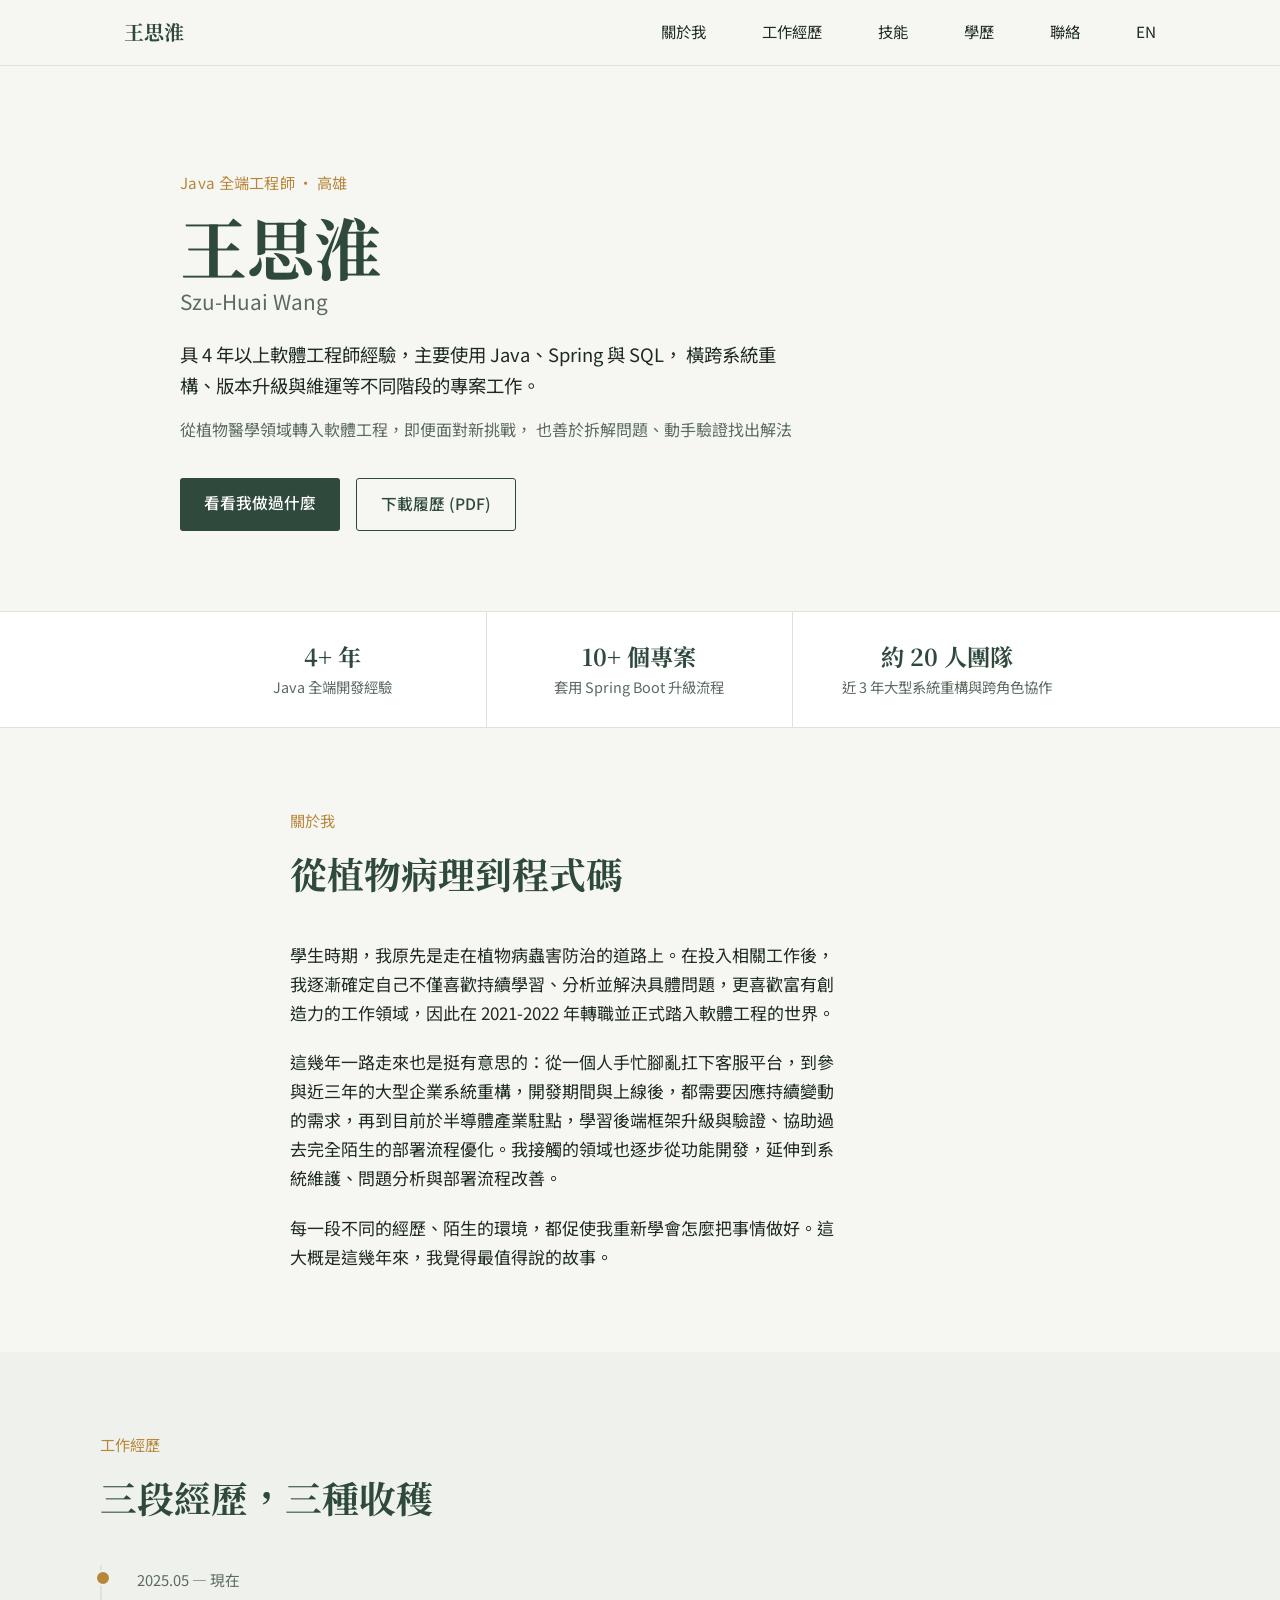
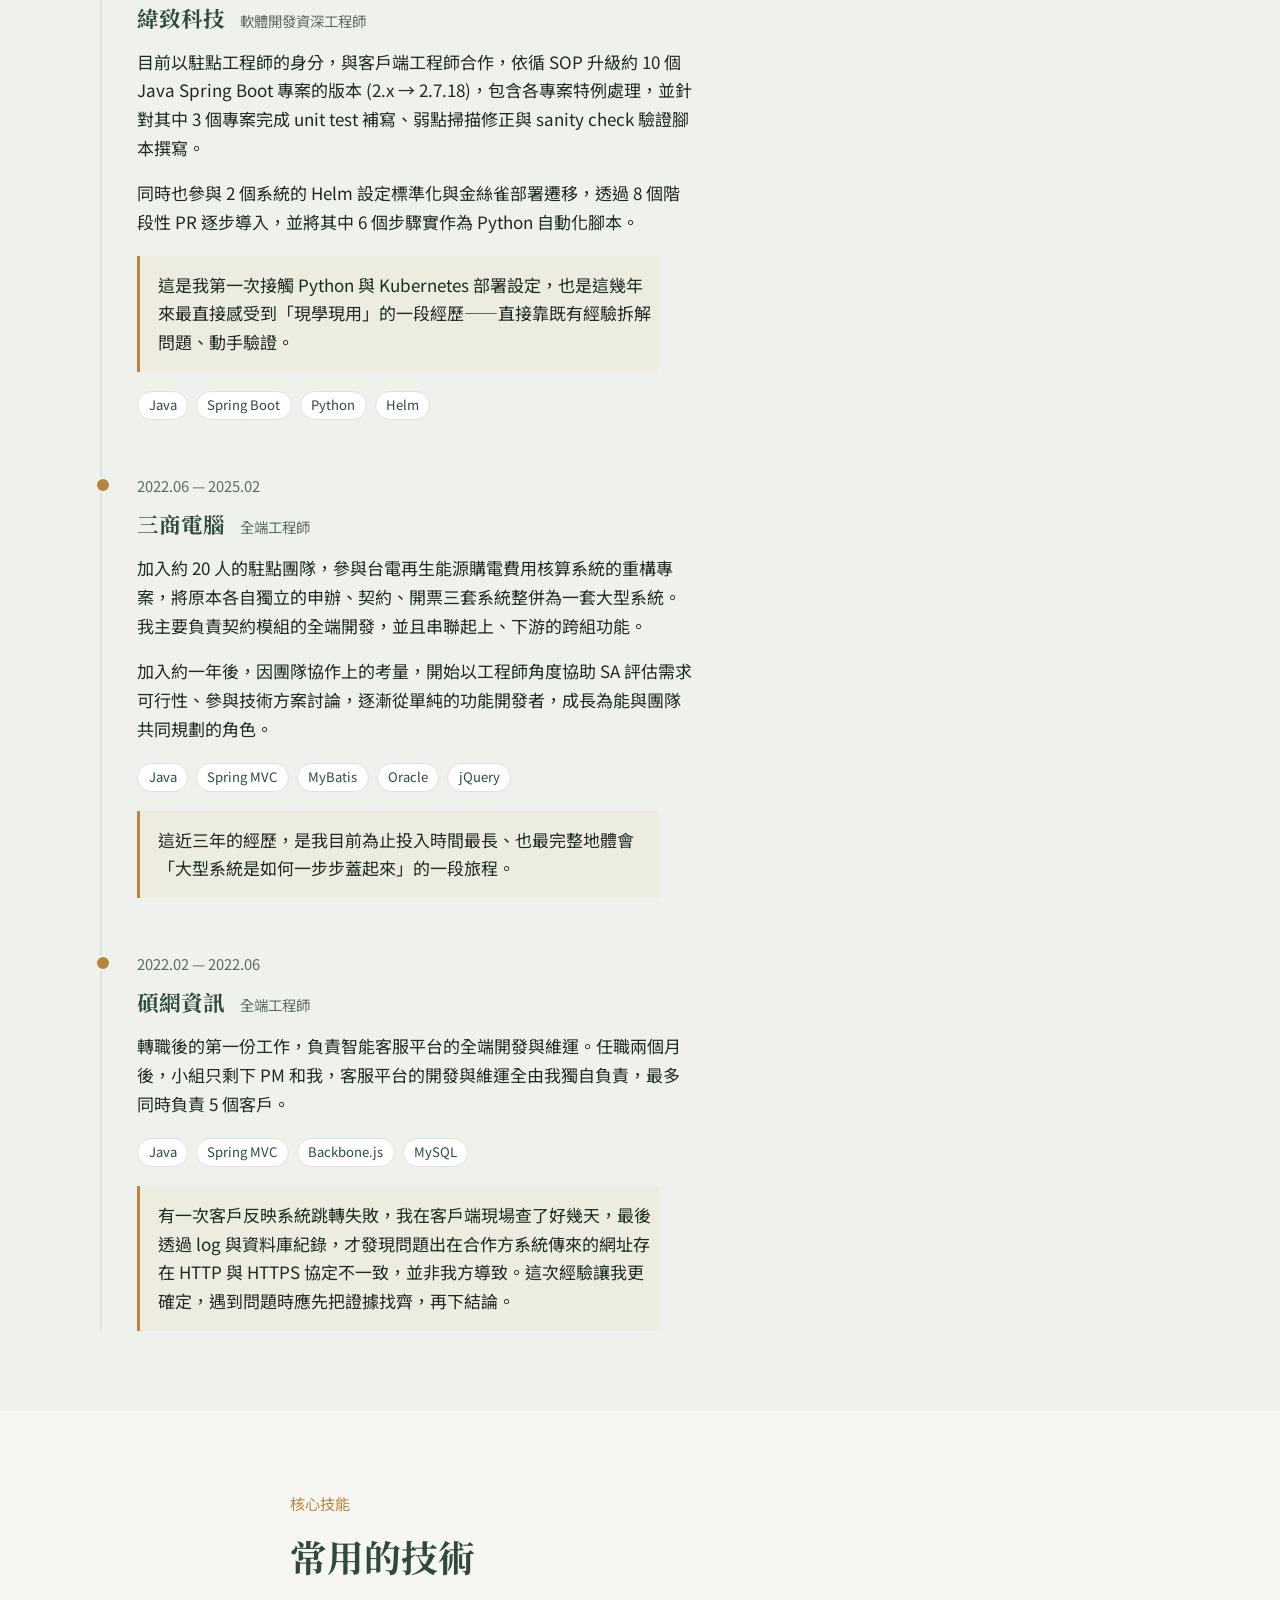
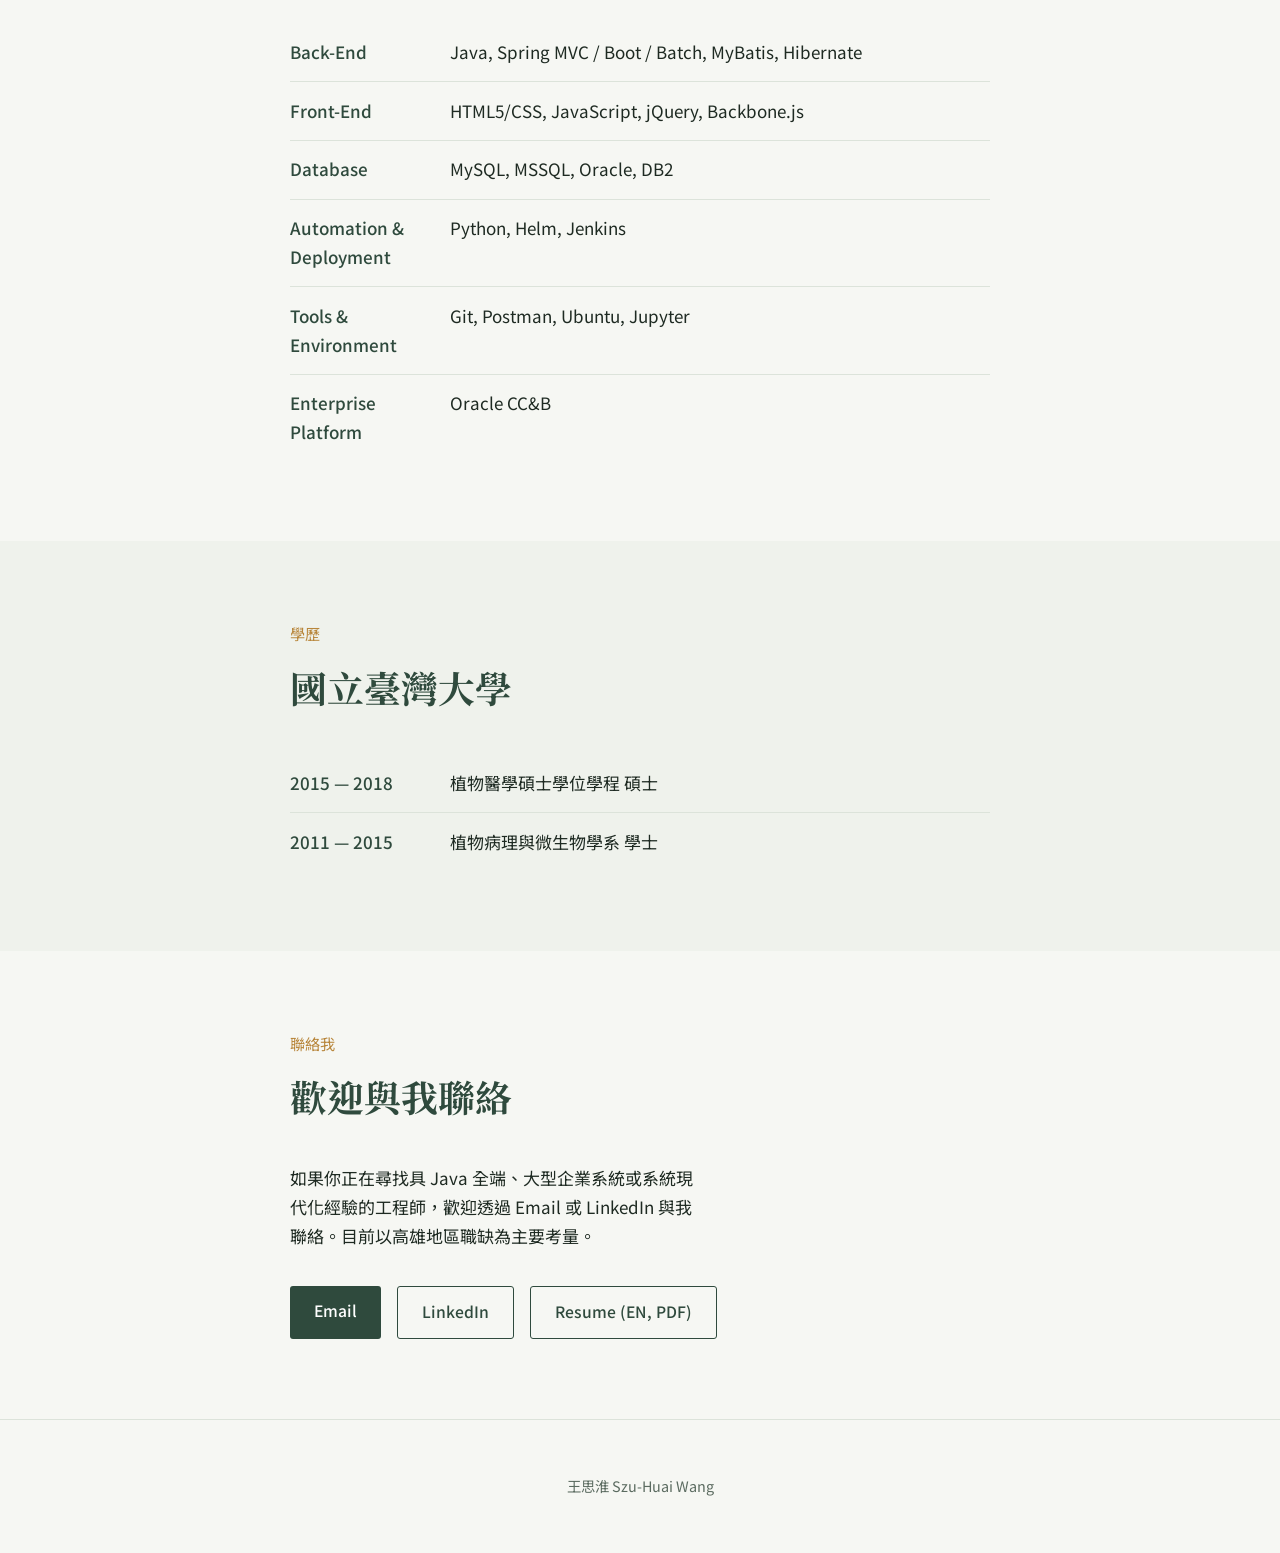
<file: index.html>
<!DOCTYPE html>
<html lang="zh-Hant">

<head>
    <meta charset="UTF-8">
    <meta name="viewport" content="width=device-width, initial-scale=1.0">

    <title>王思淮 Szu-Huai Wang | Java 全端工程師</title>

    <meta name="description" 
        content="王思淮 (Szu-Huai Wang / Cliff Wang)，具 4 年以上 Java 全端與企業系統開發經驗，熟悉 Spring、SQL、大型系統重構、版本升級，並協助部署流程優化與腳本自動化。">

    <meta property="og:type" content="website">
    <meta property="og:title" content="王思淮 Szu-Huai Wang | Java 全端工程師">
    <meta property="og:description" content="4+ 年 Java 全端與企業系統開發經驗，涵蓋大型系統重構、Spring Boot 升級與部署流程優化。">
    <meta property="og:url" content="https://cliff2573.github.io/">

    <link rel="preconnect" href="https://fonts.googleapis.com">
    <link rel="preconnect" href="https://fonts.gstatic.com" crossorigin>

    <link rel="stylesheet" href="https://fonts.googleapis.com/css2?family=Noto+Serif+TC:wght@500;700&family=Noto+Sans+TC:wght@400;500;700&display=swap">

    <link rel="stylesheet" href="styles.css">
</head>

<body>

    <a class="skip-link" href="#main">跳至主要內容</a>

    <header class="site-header">
        <div class="header-inner">

            <a class="brand" href="#top" title="回到頂端">
                王思淮
            </a>

            <button class="nav-toggle" id="navToggle" aria-label="開啟選單" aria-expanded="false" aria-controls="siteNav">
                <span></span>
                <span></span>
                <span></span>
            </button>

            <nav class="site-nav" id="siteNav" aria-label="主要導覽">
                <a href="#about">關於我</a>
                <a href="#experience">工作經歷</a>
                <a href="#skills">技能</a>
                <a href="#education">學歷</a>
                <a href="#contact">聯絡</a>
                <a href="/en/" lang="en">EN</a>
            </nav>

        </div>
    </header>


    <main id="main">

        <!-- Hero -->
        <section class="hero" id="top">
            <div class="hero-inner">

                <p class="hero-eyebrow">
                    Java 全端工程師 · 高雄
                </p>

                <h1>
                    王思淮
                    <span class="hero-en">
                        Szu-Huai Wang
                    </span>
                </h1>

                <p class="hero-lede">
                    具 4 年以上軟體工程師經驗，主要使用 Java、Spring 與 SQL，
                    橫跨系統重構、版本升級與維運等不同階段的專案工作。
                </p>

                <p class="hero-sub">
                    從植物醫學領域轉入軟體工程，即便面對新挑戰，
                    也善於拆解問題、動手驗證找出解法
                </p>

                <div class="hero-actions">

                    <a class="btn btn-primary" href="#experience">
                        看看我做過什麼
                    </a>

                    <a class="btn btn-outline" href="assets/SzuHuai_Wang_Resume_ZH.pdf" download>
                        下載履歷 (PDF)
                    </a>

                </div>

            </div>
        </section>

        <!-- Quick Facts -->
        <section class="quick-facts" aria-label="職涯摘要">
            <div class="section-inner">

                <div class="fact-grid">

                    <div class="fact-item">
                        <strong>4+ 年</strong>
                        <span>Java 全端開發經驗</span>
                    </div>

                    <div class="fact-item">
                        <strong>10+ 個專案</strong>
                        <span>套用 Spring Boot 升級流程</span>
                    </div>

                    <div class="fact-item">
                        <strong>約 20 人團隊</strong>
                        <span>近 3 年大型系統重構與跨角色協作</span>
                    </div>

                </div>

            </div>
        </section>

        <!-- About -->
        <section class="section" id="about">
            <div class="section-inner narrow">

                <p class="section-label">
                    關於我
                </p>

                <h2>
                    從植物病理到程式碼
                </h2>

                <div class="prose">

                    <p>
                        學生時期，我原先是走在植物病蟲害防治的道路上。在投入相關工作後，我逐漸確定自己不僅喜歡持續學習、分析並解決具體問題，更喜歡富有創造力的工作領域，因此在 2021-2022 年轉職並正式踏入軟體工程的世界。
                    </p>

                    <p>
                        這幾年一路走來也是挺有意思的：從一個人手忙腳亂扛下客服平台，到參與近三年的大型企業系統重構，開發期間與上線後，都需要因應持續變動的需求，再到目前於半導體產業駐點，學習後端框架升級與驗證、協助過去完全陌生的部署流程優化。我接觸的領域也逐步從功能開發，延伸到系統維護、問題分析與部署流程改善。
                    </p>

                    <p>
                        每一段不同的經歷、陌生的環境，都促使我重新學會怎麼把事情做好。這大概是這幾年來，我覺得最值得說的故事。
                    </p>

                </div>

            </div>
        </section>

        <!-- Experience -->
        <section class="section section-alt" id="experience">
            <div class="section-inner">

                <p class="section-label">
                    工作經歷
                </p>

                <h2>
                    三段經歷，三種收穫
                </h2>


                <ol class="timeline">

                    <!-- WITS -->
                    <li class="timeline-item">

                        <div class="timeline-meta">
                            <span class="timeline-date">
                                2025.05 — 現在
                            </span>
                        </div>

                        <div class="timeline-body">

                            <h3>
                                緯致科技
                                <span class="role">
                                    軟體開發資深工程師
                                </span>
                            </h3>

                            <p>
                                目前以駐點工程師的身分，與客戶端工程師合作，依循 SOP 升級約 10 個 Java Spring Boot 專案的版本 (2.x → 2.7.18)，包含各專案特例處理，並針對其中 3 個專案完成 unit test 補寫、弱點掃描修正與 sanity check 驗證腳本撰寫。
                            </p>

                            <p>
                                同時也參與 2 個系統的 Helm 設定標準化與金絲雀部署遷移，透過 8 個階段性 PR 逐步導入，並將其中 6 個步驟實作為 Python 自動化腳本。
                            </p>

                            <blockquote>
                                這是我第一次接觸 Python 與 Kubernetes 部署設定，也是這幾年來最直接感受到「現學現用」的一段經歷——直接靠既有經驗拆解問題、動手驗證。
                            </blockquote>

                            <ul class="tech-stack" aria-label="緯致科技使用技術">
                                <li>Java</li>
                                <li>Spring Boot</li>
                                <li>Python</li>
                                <li>Helm</li>
                            </ul>

                        </div>

                    </li>


                    <!-- MDS -->
                    <li class="timeline-item">

                        <div class="timeline-meta">
                            <span class="timeline-date">
                                2022.06 — 2025.02
                            </span>
                        </div>

                        <div class="timeline-body">

                            <h3>
                                三商電腦
                                <span class="role">
                                    全端工程師
                                </span>
                            </h3>

                            <p>
                                加入約 20 人的駐點團隊，參與台電再生能源購電費用核算系統的重構專案，將原本各自獨立的申辦、契約、開票三套系統整併為一套大型系統。我主要負責契約模組的全端開發，並且串聯起上、下游的跨組功能。
                            </p>

                            <p>
                                加入約一年後，因團隊協作上的考量，開始以工程師角度協助 SA 評估需求可行性、參與技術方案討論，逐漸從單純的功能開發者，成長為能與團隊共同規劃的角色。
                            </p>

                            <ul class="tech-stack" aria-label="三商電腦使用技術">
                                <li>Java</li>
                                <li>Spring MVC</li>
                                <li>MyBatis</li>
                                <li>Oracle</li>
                                <li>jQuery</li>
                            </ul>

                            <blockquote>
                                這近三年的經歷，是我目前為止投入時間最長、也最完整地體會「大型系統是如何一步步蓋起來」的一段旅程。
                            </blockquote>

                        </div>

                    </li>


                    <!-- Intumit -->
                    <li class="timeline-item">

                        <div class="timeline-meta">
                            <span class="timeline-date">
                                2022.02 — 2022.06
                            </span>
                        </div>

                        <div class="timeline-body">

                            <h3>
                                碩網資訊
                                <span class="role">
                                    全端工程師
                                </span>
                            </h3>

                            <p>
                                轉職後的第一份工作，負責智能客服平台的全端開發與維運。任職兩個月後，小組只剩下 PM 和我，客服平台的開發與維運全由我獨自負責，最多同時負責 5 個客戶。
                            </p>

                            <ul class="tech-stack" aria-label="碩網資訊使用技術">
                                <li>Java</li>
                                <li>Spring MVC</li>
                                <li>Backbone.js</li>
                                <li>MySQL</li>
                            </ul>

                            <blockquote>
                                有一次客戶反映系統跳轉失敗，我在客戶端現場查了好幾天，最後透過 log 與資料庫紀錄，才發現問題出在合作方系統傳來的網址存在 HTTP 與 HTTPS 協定不一致，並非我方導致。這次經驗讓我更確定，遇到問題時應先把證據找齊，再下結論。
                            </blockquote>

                        </div>

                    </li>

                </ol>

            </div>
        </section>


        <!-- Skills -->
        <section class="section" id="skills">
            <div class="section-inner narrow">

                <p class="section-label">
                    核心技能
                </p>

                <h2>
                    常用的技術
                </h2>

                <dl class="skill-list">

                    <div class="skill-row">
                        <dt>Back-End</dt>
                        <dd>
                            Java, Spring MVC / Boot / Batch, MyBatis, Hibernate
                        </dd>
                    </div>

                    <div class="skill-row">
                        <dt>Front-End</dt>
                        <dd>
                            HTML5/CSS, JavaScript, jQuery, Backbone.js
                        </dd>
                    </div>

                    <div class="skill-row">
                        <dt>Database</dt>
                        <dd>
                            MySQL, MSSQL, Oracle, DB2
                        </dd>
                    </div>

                    <div class="skill-row">
                        <dt>Automation &amp; Deployment</dt>
                        <dd>
                            Python, Helm, Jenkins
                        </dd>
                    </div>

                    <div class="skill-row">
                        <dt>Tools &amp; Environment</dt>
                        <dd>
                            Git, Postman, Ubuntu, Jupyter
                        </dd>
                    </div>

                    <div class="skill-row">
                        <dt>Enterprise Platform</dt>
                        <dd>
                            Oracle CC&amp;B
                        </dd>
                    </div>

                </dl>

            </div>
        </section>


        <!-- Education -->
        <section class="section section-alt" id="education">
            <div class="section-inner narrow">

                <p class="section-label">
                    學歷
                </p>

                <h2>
                    國立臺灣大學
                </h2>

                <dl class="skill-list">

                    <div class="skill-row">
                        <dt>
                            2015 — 2018
                        </dt>
                        <dd>
                            植物醫學碩士學位學程 碩士
                        </dd>
                    </div>

                    <div class="skill-row">
                        <dt>
                            2011 — 2015
                        </dt>
                        <dd>
                            植物病理與微生物學系 學士
                        </dd>
                    </div>

                </dl>

            </div>
        </section>


        <!-- Contact -->
        <section class="section" id="contact">
            <div class="section-inner narrow contact-inner">

                <p class="section-label">
                    聯絡我
                </p>

                <h2>
                    歡迎與我聯絡
                </h2>

                <p class="contact-lede">
                    如果你正在尋找具 Java 全端、大型企業系統或系統現代化經驗的工程師，歡迎透過 Email 或 LinkedIn 與我聯絡。目前以高雄地區職缺為主要考量。
                </p>

                <div class="hero-actions">

                    <a class="btn btn-primary" href="mailto:cliff.sh.wang2573@gmail.com">
                        Email
                    </a>

                    <a class="btn btn-outline" href="https://www.linkedin.com/in/cliff-wang-341889352/" target="_blank" rel="noopener noreferrer">
                        LinkedIn
                    </a>

                    <a class="btn btn-outline" href="assets/SzuHuai_Wang_Resume_EN.pdf" download>
                        Resume (EN, PDF)
                    </a>

                </div>

            </div>
        </section>

    </main>


    <footer class="site-footer">
        <p>
            王思淮 Szu-Huai Wang
        </p>
    </footer>


    <script src="script.js"></script>

</body>

</html>
</file>
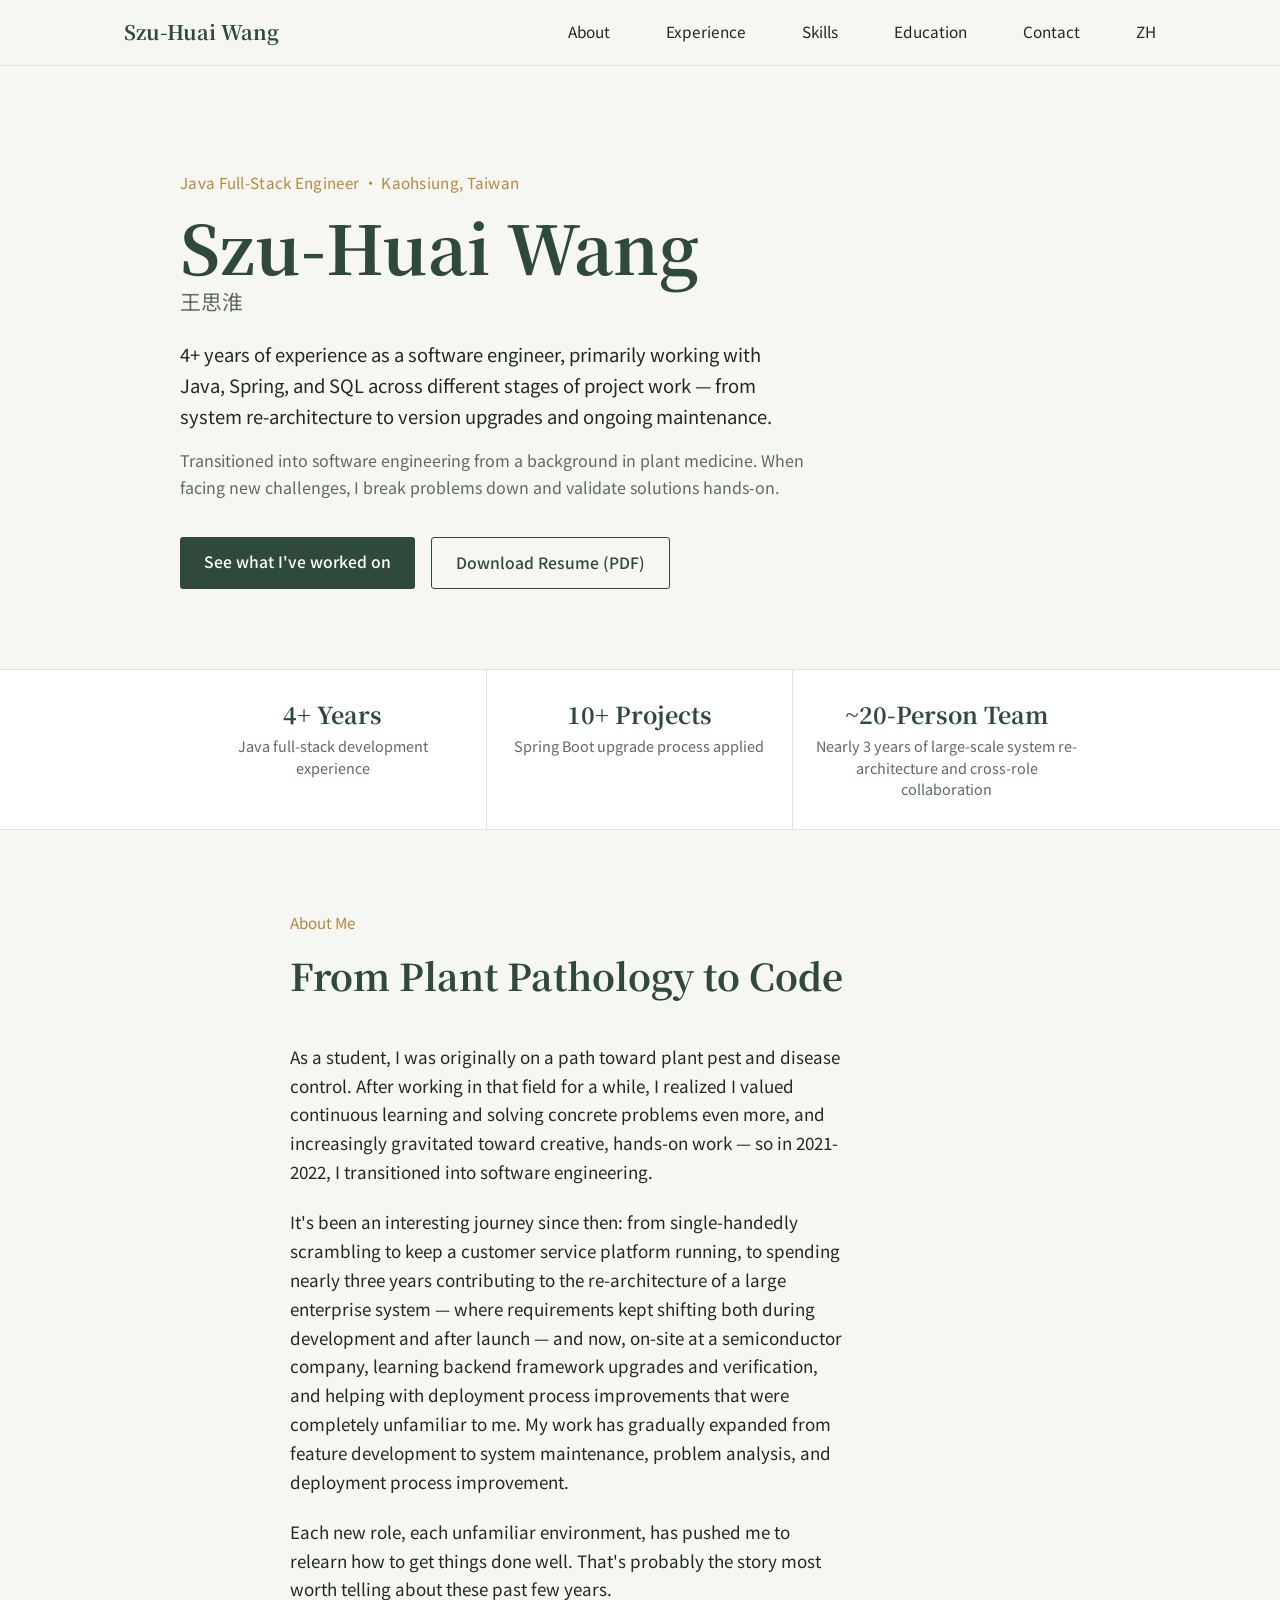
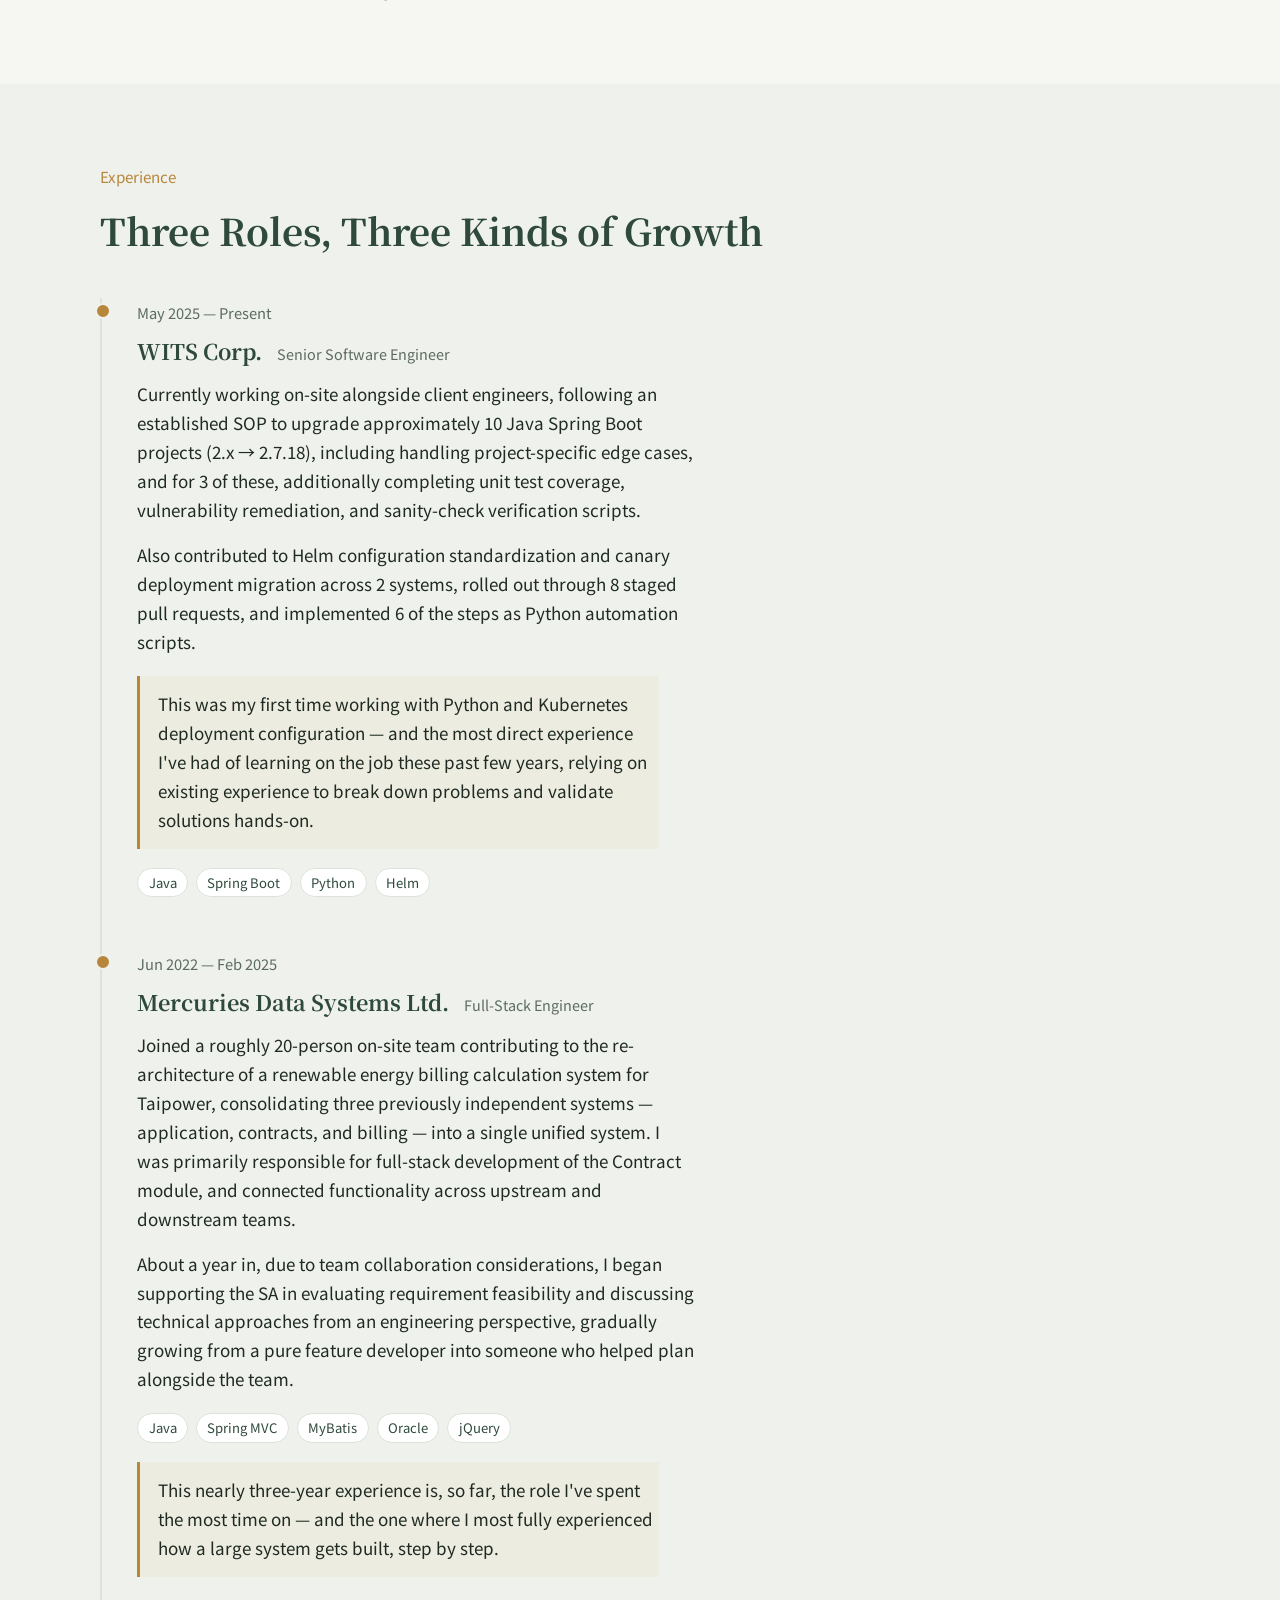
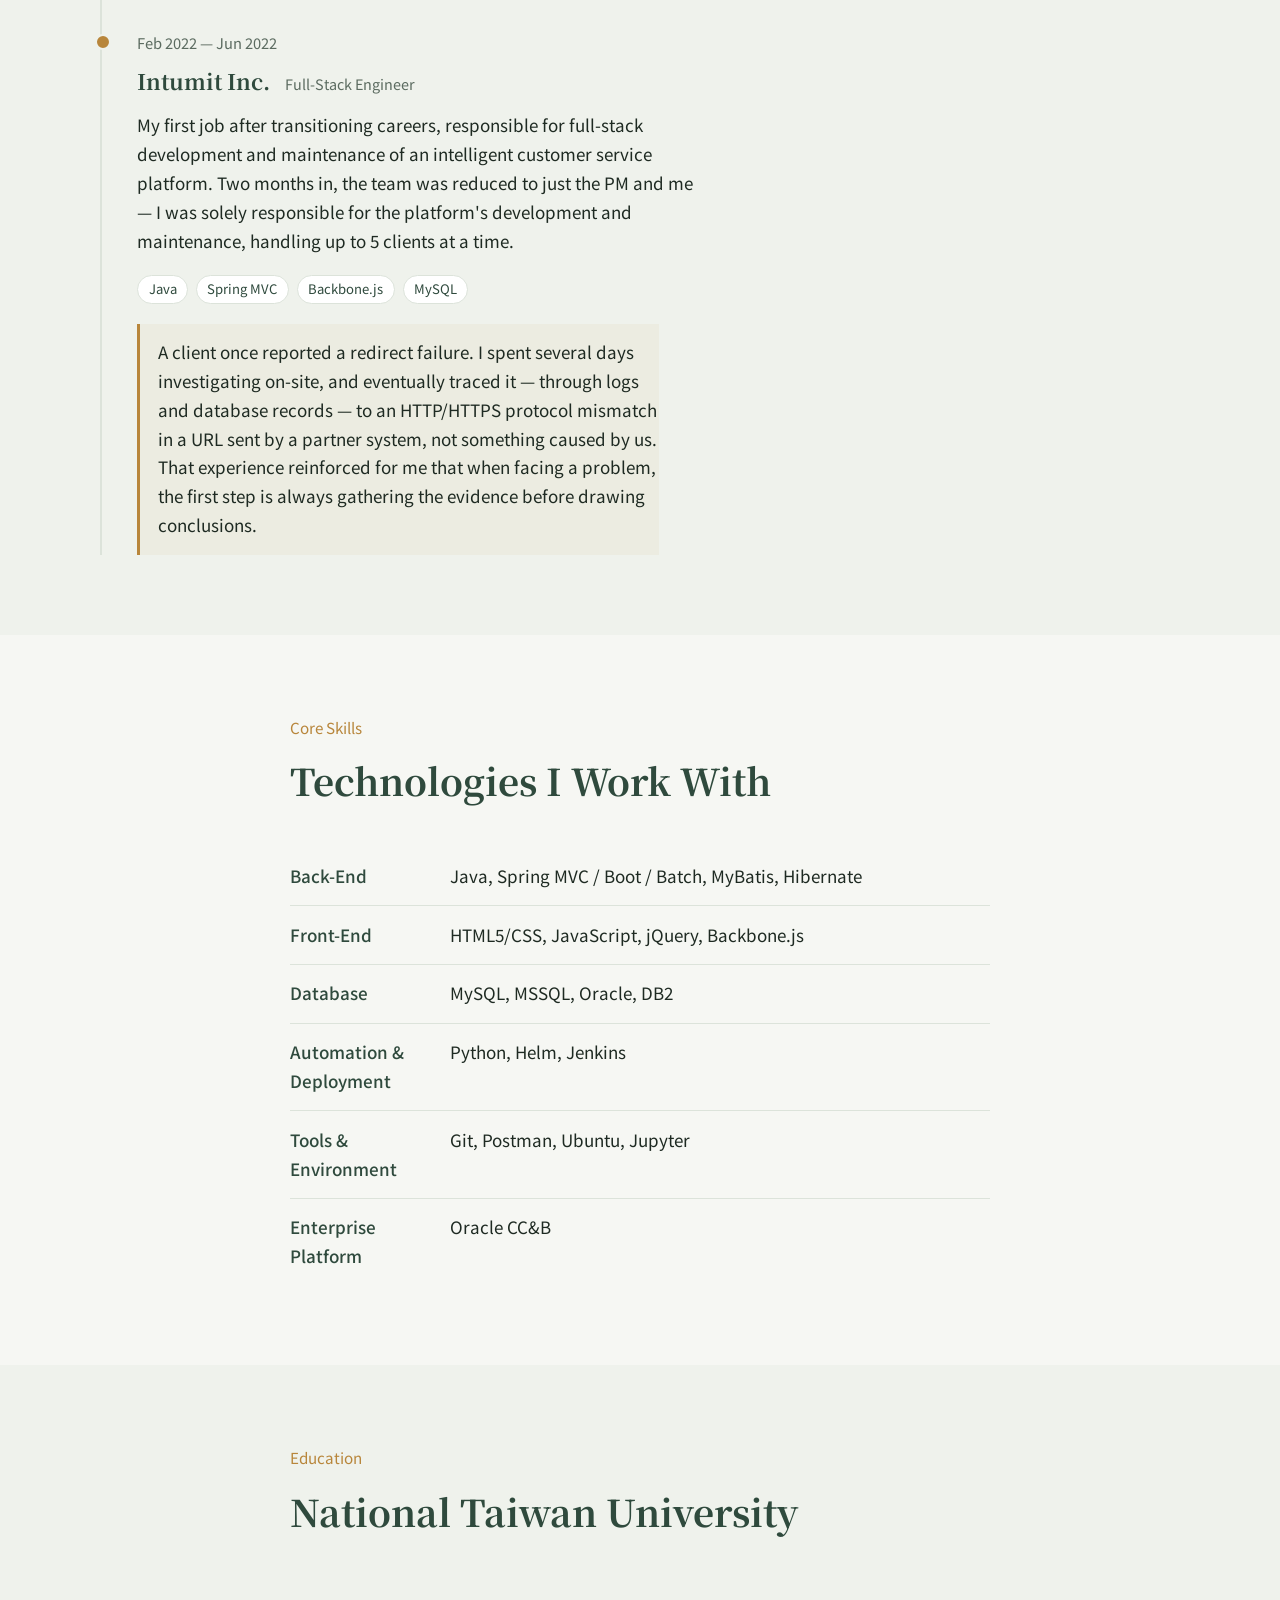
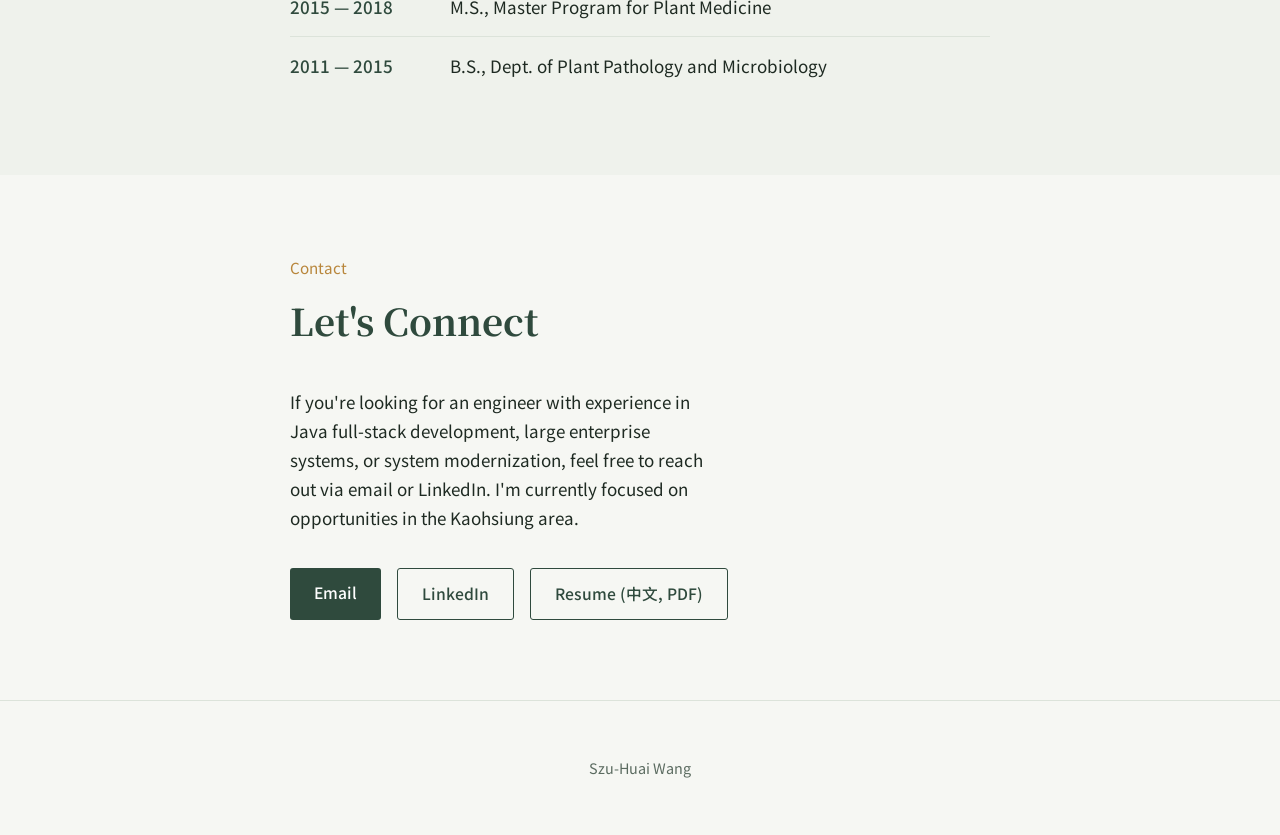
<file: en/index.html>
<!DOCTYPE html>
<html lang="en">

<head>
    <meta charset="UTF-8">
    <meta name="viewport" content="width=device-width, initial-scale=1.0">

    <title>Szu-Huai Wang (Cliff) | Java Full-Stack Engineer</title>

    <meta name="description"
        content="Szu-Huai Wang (Cliff Wang) — 4+ years of Java full-stack and enterprise system development experience, skilled in Spring, SQL, large-scale system re-architecture, version upgrades, and deployment process improvements.">

    <meta property="og:type" content="website">
    <meta property="og:title" content="Szu-Huai Wang (Cliff) | Java Full-Stack Engineer">
    <meta property="og:description" content="4+ years of Java full-stack and enterprise system development experience, spanning large-scale system re-architecture, Spring Boot upgrades, and deployment process improvements.">
    <meta property="og:url" content="https://cliff2573.github.io/en/">

    <link rel="preconnect" href="https://fonts.googleapis.com">
    <link rel="preconnect" href="https://fonts.gstatic.com" crossorigin>

    <link rel="stylesheet" href="https://fonts.googleapis.com/css2?family=Noto+Serif+TC:wght@500;700&family=Noto+Sans+TC:wght@400;500;700&display=swap">

    <link rel="stylesheet" href="../styles.css">
</head>

<body>

    <a class="skip-link" href="#main">Skip to main content</a>

    <header class="site-header">
        <div class="header-inner">

            <a class="brand" href="#top" title="Back to top">
                Szu-Huai Wang
            </a>

            <button class="nav-toggle" id="navToggle" aria-label="Open menu" aria-expanded="false" aria-controls="siteNav">
                <span></span>
                <span></span>
                <span></span>
            </button>

            <nav class="site-nav" id="siteNav" aria-label="Main navigation">
                <a href="#about">About</a>
                <a href="#experience">Experience</a>
                <a href="#skills">Skills</a>
                <a href="#education">Education</a>
                <a href="#contact">Contact</a>
                <a href="/" lang="zh-Hant">ZH</a>
            </nav>

        </div>
    </header>


    <main id="main">

        <!-- Hero -->
        <section class="hero" id="top">
            <div class="hero-inner">

                <p class="hero-eyebrow">
                    Java Full-Stack Engineer · Kaohsiung, Taiwan
                </p>

                <h1>
                    Szu-Huai Wang
                    <span class="hero-en">
                        王思淮
                    </span>
                </h1>

                <p class="hero-lede">
                    4+ years of experience as a software engineer, primarily working with Java, Spring, and SQL across 
                    different stages of project work — from system re-architecture to version upgrades and ongoing maintenance.
                </p>

                <p class="hero-sub">
                    Transitioned into software engineering from a background in plant medicine. When facing new challenges, 
                    I break problems down and validate solutions hands-on.
                </p>

                <div class="hero-actions">

                    <a class="btn btn-primary" href="#experience">
                        See what I've worked on
                    </a>

                    <a class="btn btn-outline" href="../assets/SzuHuai_Wang_Resume_EN.pdf" download>
                        Download Resume (PDF)
                    </a>

                </div>

            </div>
        </section>

        <!-- Quick Facts -->
        <section class="quick-facts" aria-label="Career summary">
            <div class="section-inner">

                <div class="fact-grid">

                    <div class="fact-item">
                        <strong>4+ Years</strong>
                        <span>Java full-stack development experience</span>
                    </div>

                    <div class="fact-item">
                        <strong>10+ Projects</strong>
                        <span>Spring Boot upgrade process applied</span>
                    </div>

                    <div class="fact-item">
                        <strong>~20-Person Team</strong>
                        <span>Nearly 3 years of large-scale system re-architecture and cross-role collaboration</span>
                    </div>

                </div>

            </div>
        </section>

        <!-- About -->
        <section class="section" id="about">
            <div class="section-inner narrow">

                <p class="section-label">
                    About Me
                </p>

                <h2>
                    From Plant Pathology to Code
                </h2>

                <div class="prose">

                    <p>
                        As a student, I was originally on a path toward plant pest and disease control. After working in that
                        field for a while, I realized I valued continuous learning and solving concrete problems even more,
                        and increasingly gravitated toward creative, hands-on work — so in 2021-2022, I transitioned into
                        software engineering.
                    </p>

                    <p>
                        It's been an interesting journey since then: from single-handedly scrambling to keep a customer
                        service platform running, to spending nearly three years contributing to the re-architecture of a
                        large enterprise system — where requirements kept shifting both during development and after launch —
                        and now, on-site at a semiconductor company, learning backend framework upgrades and verification,
                        and helping with deployment process improvements that were completely unfamiliar to me. My work has
                        gradually expanded from feature development to system maintenance, problem analysis, and deployment
                        process improvement.
                    </p>

                    <p>
                        Each new role, each unfamiliar environment, has pushed me to relearn how to get things done well.
                        That's probably the story most worth telling about these past few years.
                    </p>

                </div>

            </div>
        </section>

        <!-- Experience -->
        <section class="section section-alt" id="experience">
            <div class="section-inner">

                <p class="section-label">
                    Experience
                </p>

                <h2>
                    Three Roles, Three Kinds of Growth
                </h2>


                <ol class="timeline">

                    <!-- WITS -->
                    <li class="timeline-item">

                        <div class="timeline-meta">
                            <span class="timeline-date">
                                May 2025 — Present
                            </span>
                        </div>

                        <div class="timeline-body">

                            <h3>
                                WITS Corp.
                                <span class="role">
                                    Senior Software Engineer
                                </span>
                            </h3>

                            <p>
                                Currently working on-site alongside client engineers, following an established SOP to upgrade
                                approximately 10 Java Spring Boot projects (2.x → 2.7.18), including handling project-specific
                                edge cases, and for 3 of these, additionally completing unit test coverage, vulnerability
                                remediation, and sanity-check verification scripts.
                            </p>

                            <p>
                                Also contributed to Helm configuration standardization and canary deployment migration
                                across 2 systems, rolled out through 8 staged pull requests, and implemented 6 of the
                                steps as Python automation scripts.
                            </p>

                            <blockquote>
                                This was my first time working with Python and Kubernetes deployment configuration — and
                                the most direct experience I've had of learning on the job these past few years, relying
                                on existing experience to break down problems and validate solutions hands-on.
                            </blockquote>

                            <ul class="tech-stack" aria-label="Technologies used at WITS Corp.">
                                <li>Java</li>
                                <li>Spring Boot</li>
                                <li>Python</li>
                                <li>Helm</li>
                            </ul>

                        </div>

                    </li>


                    <!-- MDS -->
                    <li class="timeline-item">

                        <div class="timeline-meta">
                            <span class="timeline-date">
                                Jun 2022 — Feb 2025
                            </span>
                        </div>

                        <div class="timeline-body">

                            <h3>
                                Mercuries Data Systems Ltd.
                                <span class="role">
                                    Full-Stack Engineer
                                </span>
                            </h3>

                            <p>
                                Joined a roughly 20-person on-site team contributing to the re-architecture of a renewable
                                energy billing calculation system for Taipower, consolidating three previously independent
                                systems — application, contracts, and billing — into a single unified system. I was
                                primarily responsible for full-stack development of the Contract module, and connected
                                functionality across upstream and downstream teams.
                            </p>

                            <p>
                                About a year in, due to team collaboration considerations, I began supporting the SA in
                                evaluating requirement feasibility and discussing technical approaches from an engineering
                                perspective, gradually growing from a pure feature developer into someone who helped plan
                                alongside the team.
                            </p>

                            <ul class="tech-stack" aria-label="Technologies used at Mercuries Data Systems">
                                <li>Java</li>
                                <li>Spring MVC</li>
                                <li>MyBatis</li>
                                <li>Oracle</li>
                                <li>jQuery</li>
                            </ul>

                            <blockquote>
                                This nearly three-year experience is, so far, the role I've spent the most time on — and
                                the one where I most fully experienced how a large system gets built, step by step.
                            </blockquote>

                        </div>

                    </li>


                    <!-- Intumit -->
                    <li class="timeline-item">

                        <div class="timeline-meta">
                            <span class="timeline-date">
                                Feb 2022 — Jun 2022
                            </span>
                        </div>

                        <div class="timeline-body">

                            <h3>
                                Intumit Inc.
                                <span class="role">
                                    Full-Stack Engineer
                                </span>
                            </h3>

                            <p>
                                My first job after transitioning careers, responsible for full-stack development and
                                maintenance of an intelligent customer service platform. Two months in, the team was
                                reduced to just the PM and me — I was solely responsible for the platform's development
                                and maintenance, handling up to 5 clients at a time.
                            </p>

                            <ul class="tech-stack" aria-label="Technologies used at Intumit">
                                <li>Java</li>
                                <li>Spring MVC</li>
                                <li>Backbone.js</li>
                                <li>MySQL</li>
                            </ul>

                            <blockquote>
                                A client once reported a redirect failure. I spent several days investigating on-site,
                                and eventually traced it — through logs and database records — to an HTTP/HTTPS protocol
                                mismatch in a URL sent by a partner system, not something caused by us. That experience
                                reinforced for me that when facing a problem, the first step is always gathering the
                                evidence before drawing conclusions.
                            </blockquote>

                        </div>

                    </li>

                </ol>

            </div>
        </section>


        <!-- Skills -->
        <section class="section" id="skills">
            <div class="section-inner narrow">

                <p class="section-label">
                    Core Skills
                </p>

                <h2>
                    Technologies I Work With
                </h2>

                <dl class="skill-list">

                    <div class="skill-row">
                        <dt>Back-End</dt>
                        <dd>
                            Java, Spring MVC / Boot / Batch, MyBatis, Hibernate
                        </dd>
                    </div>

                    <div class="skill-row">
                        <dt>Front-End</dt>
                        <dd>
                            HTML5/CSS, JavaScript, jQuery, Backbone.js
                        </dd>
                    </div>

                    <div class="skill-row">
                        <dt>Database</dt>
                        <dd>
                            MySQL, MSSQL, Oracle, DB2
                        </dd>
                    </div>

                    <div class="skill-row">
                        <dt>Automation &amp; Deployment</dt>
                        <dd>
                            Python, Helm, Jenkins
                        </dd>
                    </div>

                    <div class="skill-row">
                        <dt>Tools &amp; Environment</dt>
                        <dd>
                            Git, Postman, Ubuntu, Jupyter
                        </dd>
                    </div>

                    <div class="skill-row">
                        <dt>Enterprise Platform</dt>
                        <dd>
                            Oracle CC&amp;B
                        </dd>
                    </div>

                </dl>

            </div>
        </section>


        <!-- Education -->
        <section class="section section-alt" id="education">
            <div class="section-inner narrow">

                <p class="section-label">
                    Education
                </p>

                <h2>
                    National Taiwan University
                </h2>

                <dl class="skill-list">

                    <div class="skill-row">
                        <dt>
                            2015 — 2018
                        </dt>
                        <dd>
                            M.S., Master Program for Plant Medicine
                        </dd>
                    </div>

                    <div class="skill-row">
                        <dt>
                            2011 — 2015
                        </dt>
                        <dd>
                            B.S., Dept. of Plant Pathology and Microbiology
                        </dd>
                    </div>

                </dl>

            </div>
        </section>


        <!-- Contact -->
        <section class="section" id="contact">
            <div class="section-inner narrow contact-inner">

                <p class="section-label">
                    Contact
                </p>

                <h2>
                    Let's Connect
                </h2>

                <p class="contact-lede">
                    If you're looking for an engineer with experience in Java full-stack development, large enterprise
                    systems, or system modernization, feel free to reach out via email or LinkedIn. I'm currently
                    focused on opportunities in the Kaohsiung area.
                </p>

                <div class="hero-actions">

                    <a class="btn btn-primary" href="mailto:cliff.sh.wang2573@gmail.com">
                        Email
                    </a>

                    <a class="btn btn-outline" href="https://www.linkedin.com/in/cliff-wang-341889352/" target="_blank" rel="noopener noreferrer">
                        LinkedIn
                    </a>

                    <a class="btn btn-outline" href="../assets/SzuHuai_Wang_Resume_ZH.pdf" download>
                        Resume (中文, PDF)
                    </a>

                </div>

            </div>
        </section>

    </main>


    <footer class="site-footer">
        <p>
            Szu-Huai Wang
        </p>
    </footer>


    <script src="../script.js"></script>

</body>

</html>
</file>
<file: styles.css>
/* ---------- Design tokens ---------- */
:root {
  --base: #F6F7F3;
  --surface: #FFFFFF;
  --ink: #1E2A22;
  --muted: #5B6B60;
  --primary: #2F4A3D;
  --accent: #B8863B;
  --line: #DCE3DA;

  --serif: "Noto Serif TC", "Source Serif 4", serif;
  --sans: "Noto Sans TC", "Inter", -apple-system, BlinkMacSystemFont, sans-serif;

  --max-width: 920px;
  --max-width-narrow: 700px;
}

* { box-sizing: border-box; }

html { scroll-behavior: smooth; }

body {
  margin: 0;
  background: var(--base);
  color: var(--ink);
  font-family: var(--sans);
  font-size: 17px;
  line-height: 1.7;
  -webkit-font-smoothing: antialiased;
}

body {
  overflow-x: hidden;
}

body.nav-open {
  overflow: hidden;
}

h1, h2, h3 {
  font-family: var(--serif);
  color: var(--primary);
  margin: 0;
  font-weight: 700;
}

a { color: inherit; }

.skip-link {
  position: absolute;
  left: -999px;
  top: 0;
  background: var(--primary);
  color: #fff;
  padding: 0.6em 1em;
  z-index: 100;
}
.skip-link:focus { left: 0; }

/* ---------- Header / nav ---------- */
.site-header {
  position: sticky;
  top: 0;
  z-index: 50;
  background: rgba(246, 247, 243, 0.92);
  backdrop-filter: saturate(140%) blur(6px);
  border-bottom: 1px solid var(--line);
}

.header-inner {
  max-width: 1080px;
  margin: 0 auto;
  padding: 0.9rem 1.5rem;
  display: flex;
  align-items: center;
  justify-content: space-between;
}

.brand {
  font-family: var(--serif);
  font-weight: 700;
  font-size: 1.25rem;
  color: var(--primary);
  text-decoration: none;
}

.site-nav {
  display: flex;
  gap: 1.75rem;
}

.site-nav a + a {
  margin-left: 1.75rem;
}
.site-nav.open a + a {
  margin-left: 0;
}

.site-nav a {
  text-decoration: none;
  color: var(--ink);
  font-size: 0.96rem;
  padding: 0.25rem 0;
  border-bottom: 2px solid transparent;
  transition: border-color 0.2s ease, color 0.2s ease;
}

.site-nav a:hover,
.site-nav a:focus-visible {
  color: var(--accent);
  border-bottom-color: var(--accent);
}

.nav-toggle {
  display: none;
  position: relative;
  width: 34px;
  height: 34px;
  background: none;
  border: none;
  cursor: pointer;
  padding: 0;
}
.nav-toggle span {
  position: absolute;
  left: 4px;
  right: 4px;
  height: 2px;
  background: var(--primary);
  transition: transform 0.25s ease, opacity 0.25s ease;
}
.nav-toggle span:nth-child(1) { top: 11px; }
.nav-toggle span:nth-child(2) { top: 17px; }
.nav-toggle span:nth-child(3) { top: 23px; }
.nav-toggle.open span:nth-child(1) { top: 17px; transform: rotate(45deg); }
.nav-toggle.open span:nth-child(2) { opacity: 0; }
.nav-toggle.open span:nth-child(3) { top: 17px; transform: rotate(-45deg); }

/* ---------- Hero ---------- */
.hero {
  padding: 6.5rem 1.5rem 5rem;
}

.hero-inner {
  max-width: var(--max-width);
  margin: 0 auto;
}

.hero-eyebrow {
  font-family: var(--sans);
  color: var(--accent);
  font-size: 0.95rem;
  letter-spacing: 0.02em;
  margin: 0 0 0.9rem;
}

.hero h1 {
  font-size: clamp(2.6rem, 6vw, 4.2rem);
  line-height: 1.1;
  display: flex;
  flex-direction: column;
  gap: 0.4rem;
}

.hero-en {
  font-family: var(--sans);
  font-weight: 400;
  color: var(--muted);
  font-size: 1.3rem;
}

.hero-lede {
  max-width: 34em;
  font-size: 1.15rem;
  color: var(--ink);
  margin: 1.6rem 0 0;
}

.hero-actions {
  display: flex;
  flex-wrap: wrap;
  gap: 1rem;
  margin-top: 2.2rem;
}

.btn {
  display: inline-block;
  text-decoration: none;
  padding: 0.75rem 1.5rem;
  border-radius: 3px;
  font-size: 0.98rem;
  font-weight: 500;
  transition: background 0.2s ease, color 0.2s ease, border-color 0.2s ease;
}

.btn-primary {
  background: var(--primary);
  color: #fff;
}
.btn-primary:hover { background: #24392F; }

.btn-outline {
  border: 1.5px solid var(--primary);
  color: var(--primary);
}
.btn-outline:hover { background: var(--primary); color: #fff; }

/* ---------- Sections ---------- */
.section {
  padding: 5rem 1.5rem;
}

.section-alt {
  background: #EFF2EC;
}

.section-inner {
  max-width: 1080px;
  margin: 0 auto;
}

.section-inner.narrow {
  max-width: var(--max-width-narrow);
}

.section-label {
  font-family: var(--sans);
  color: var(--accent);
  font-size: 0.95rem;
  margin: 0 0 0.6rem;
}

.section h2 {
  font-size: clamp(1.7rem, 3.4vw, 2.3rem);
  margin-bottom: 2.2rem;
  max-width: 20em;
}

.prose p {
  max-width: 62ch;
  color: var(--ink);
  margin: 0 0 1.3rem;
}
.prose p:last-child { margin-bottom: 0; }


/* ---------- Hero secondary text ---------- */

.hero-sub {
  max-width: 42em;
  margin: 0.9rem 0 0;
  color: var(--muted);
  font-size: 1rem;
}


/* ---------- Quick facts ---------- */

.quick-facts {
  border-top: 1px solid var(--line);
  border-bottom: 1px solid var(--line);
  background: var(--surface);
}

.quick-facts .section-inner {
  max-width: var(--max-width);
}

.fact-grid {
  display: grid;
  grid-template-columns: repeat(3, 1fr);
}

.fact-item {
  padding: 1.8rem 1.4rem;
  text-align: center;
  border-right: 1px solid var(--line);
}

.fact-item:last-child {
  border-right: none;
}

.fact-item strong {
  display: block;
  font-family: var(--serif);
  color: var(--primary);
  font-size: 1.45rem;
  line-height: 1.3;
  margin-bottom: 0.35rem;
}

.fact-item span {
  display: block;
  color: var(--muted);
  font-size: 0.9rem;
  line-height: 1.5;
}


/* ---------- Tech stack tags ---------- */

.tech-stack {
  display: flex;
  flex-wrap: wrap;
  gap: 0.5rem;
  list-style: none;
  padding: 0;
  margin: 1.2rem 0 0;
}

.tech-stack li {
  padding: 0.28rem 0.65rem;
  border: 1px solid var(--line);
  border-radius: 999px;
  color: var(--primary);
  background: var(--surface);
  font-size: 0.82rem;
  line-height: 1.4;
}

/* ---------- Timeline (experience) ---------- */
.timeline {
  list-style: none;
  margin: 0;
  padding: 0;
  border-left: 2px solid var(--line);
  max-width: 760px;
}

.timeline-item {
  position: relative;
  padding: 0 0 3.2rem 2.2rem;
}
.timeline-item:last-child { padding-bottom: 0; }

.timeline-item::before {
  content: "";
  position: absolute;
  left: -7px;
  top: 0.35rem;
  width: 12px;
  height: 12px;
  border-radius: 50%;
  background: var(--accent);
  border: 2px solid var(--base);
}

.section-alt .timeline-item::before { border-color: #EFF2EC; }

.timeline-date {
  display: inline-block;
  font-family: var(--sans);
  color: var(--muted);
  font-size: 0.92rem;
  margin-bottom: 0.5rem;
}

.timeline-body h3 {
  font-size: 1.35rem;
  margin-bottom: 0.7rem;
}

.role {
  font-family: var(--sans);
  font-weight: 400;
  color: var(--muted);
  font-size: 0.9rem;
  margin-left: 0.6rem;
}

.timeline-body p {
  max-width: 62ch;
  margin: 0 0 1rem;
}

.timeline-body blockquote {
  margin: 1.2rem 0 0;
  padding: 0.9rem 0 0.9rem 1.1rem;
  border-left: 3px solid var(--accent);
  color: var(--ink);
  font-style: normal;
  max-width: 58ch;
  background: rgba(184, 134, 59, 0.06);
}

/* ---------- Skill / education lists ---------- */
.skill-list {
  margin: 0;
}

.skill-row {
  display: grid;
  grid-template-columns: 9rem 1fr;
  gap: 1rem;
  padding: 0.9rem 0;
  border-bottom: 1px solid var(--line);
}
.skill-row:last-child { border-bottom: none; }

.skill-row dt {
  font-weight: 500;
  color: var(--primary);
}

.skill-row dd {
  margin: 0;
  color: var(--ink);
}

/* ---------- Contact ---------- */
.contact-lede {
  max-width: 46ch;
  color: var(--ink);
  margin: 0 0 1rem;
}

/* ---------- Footer ---------- */
.site-footer {
  padding: 2.5rem 1.5rem;
  text-align: center;
  color: var(--muted);
  font-size: 0.9rem;
  border-top: 1px solid var(--line);
}

/* ---------- Responsive ---------- */
@media (max-width: 720px) {
  .site-header {
    backdrop-filter: none;
    background: var(--base);
  }
  
  .nav-toggle { display: block; }

  .site-nav {
    position: fixed;
    inset: 62px 0 0 0;
    background: var(--surface);
    box-shadow: -8px 0 24px rgba(0,0,0,0.12);
    flex-direction: column;
    align-items: flex-start;
    padding: 2rem 1.5rem;
    gap: 1.4rem;
    transform: translateX(100%);
    transition: transform 0.25s ease;
  }
  .site-nav.open { transform: translateX(0); }

  .site-nav a { font-size: 1.15rem; }

  .hero { padding: 4rem 1.25rem 3rem; }
  .section { padding: 3.5rem 1.25rem; }

  .skill-row {
    grid-template-columns: 1fr;
    gap: 0.3rem;
  }

  .fact-grid {
    grid-template-columns: 1fr;
  }

  .fact-item {
    border-right: none;
    border-bottom: 1px solid var(--line);
  }

  .fact-item:last-child {
    border-bottom: none;
  }

}

/* ---------- Reduced motion ---------- */
@media (prefers-reduced-motion: reduce) {
  html { scroll-behavior: auto; }
  * { transition: none !important; }
}

/* ---------- Focus visibility ---------- */
a:focus-visible, button:focus-visible {
  outline: 2px solid var(--accent);
  outline-offset: 2px;
}
</file>
